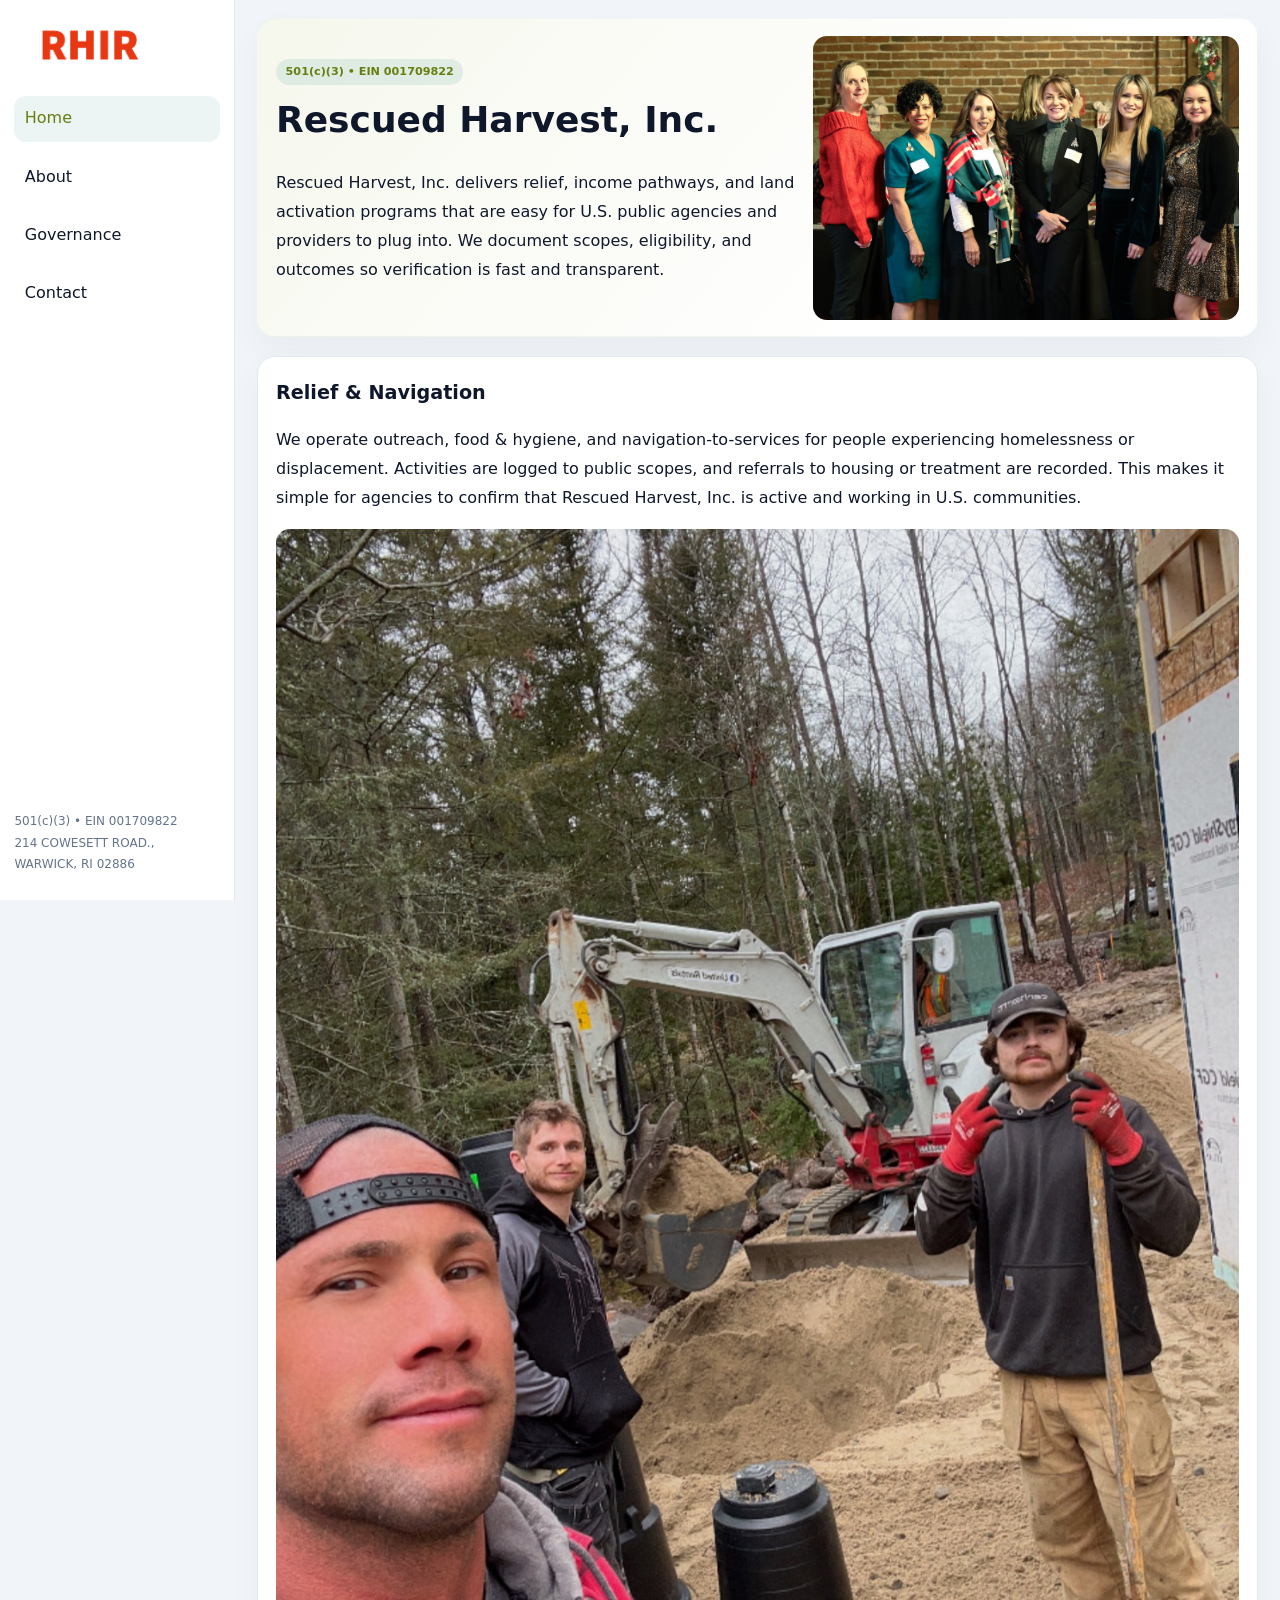
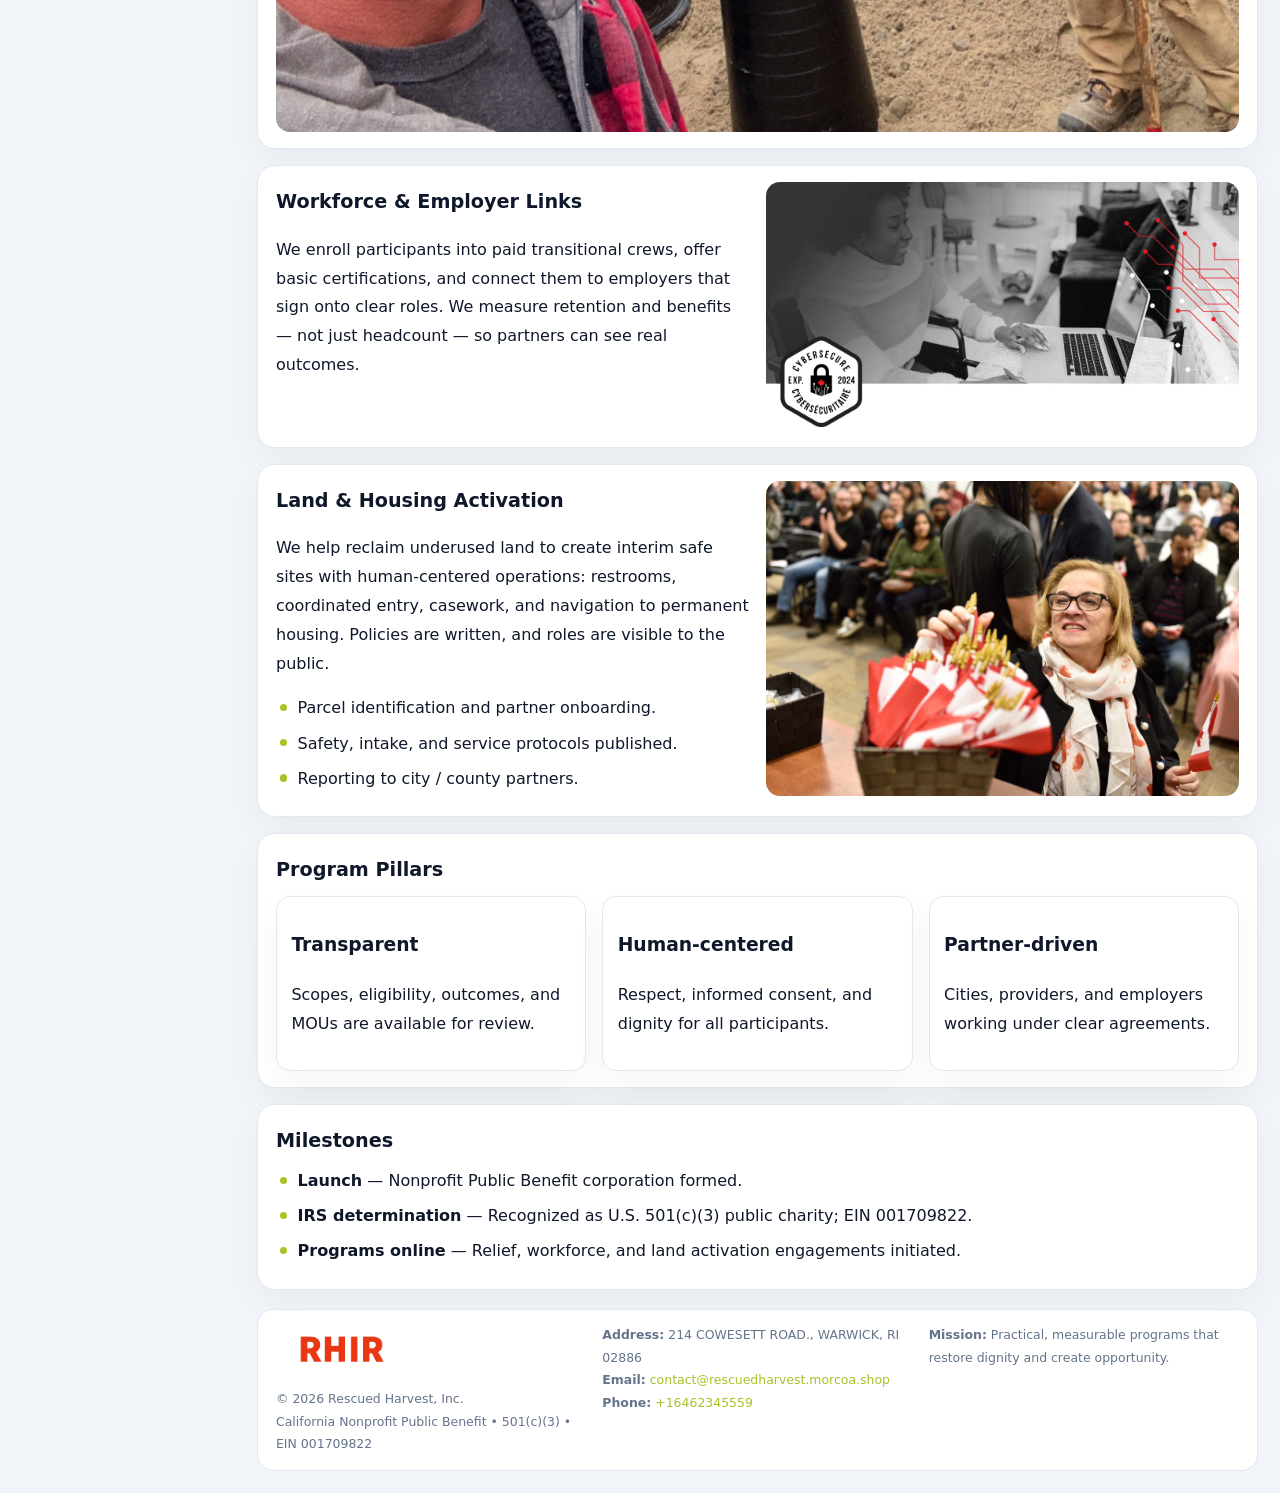
<file: index.html>
<!doctype html><html lang="en"><head>
<meta charset="utf-8">
<meta name="viewport" content="width=device-width,initial-scale=1">
<title>Rescued Harvest, Inc. – Nonprofit • 2025</title>
<link rel="stylesheet" href="assets/styles.css">
<link rel="icon" href="images/logo.png">
<meta name="data-ein" content="001709822">
<meta name="data-name" content="Rescued Harvest, Inc.">
<meta name="data-email" content="contact@rescuedharvest.morcoa.shop">
<meta name="data-phone" content="+16462345559">
<meta name="data-address" content="214 COWESETT ROAD., WARWICK, RI 02886">
<meta name="data-map" content="214+COWESETT+ROAD+,+WARWICK,+RI+02886">
  <meta name="description" content="We are a 501(c)(3) organization advancing community services, education, and direct relief through transparent programs, local partnerships, and measurable outcomes.">
<meta name="facebook-domain-verification" content="h1xysjosb8livg1tgaa0hbwwcl05u4" />
</head><body>
<div style="position:absolute;left:-9999px;top:-9999px;opacity:0" data-uniq="{{UNIQUE_BLOB}}">
  <span>We are a 501(c)(3) organization advancing community services, education, and direct relief through transparent programs, local partnerships, and measurable outcomes.</span><svg width="12" height="12" viewBox="0 0 12 12" xmlns="http://www.w3.org/2000/svg"><circle cx="6" cy="6" r="5" fill="#047857"/></svg><img src="images/programs.jpg" width="1" height="1" alt="" loading="lazy"/>
</div>

<div class="layout">
  <aside>
    <div class="ce6591a64f5"><a href="index.html"><img src="images/logo.png" alt="Rescued Harvest, Inc."></a></div>
    <a class="navlink active" href="index.html">Home</a>
    <a class="navlink" href="about.html">About</a>
    <a class="navlink" href="governance.html">Governance</a>
    <a class="navlink" href="contact.html">Contact</a>
    <div class="info">
      501(c)(3) • EIN 001709822<br>
      214 COWESETT ROAD., WARWICK, RI 02886
    </div>
  </aside>

  <main>
    <section class="c25d36480ea">
      <div>
        <span class="cfed1ee2013">501(c)(3) • EIN 001709822</span>
        <h1>Rescued Harvest, Inc.</h1>
        <p class="cf6a2e2d113">Rescued Harvest, Inc. delivers relief, income pathways, and land activation programs that are easy for U.S. public agencies and providers to plug into. We document scopes, eligibility, and outcomes so verification is fast and transparent.</p>
      </div>
      <img src="images/hero.jpg" alt="Community program">
    </section>

    <section class="section">
      <div class="block">
        <h2>Relief & Navigation</h2>
        <p>We operate outreach, food & hygiene, and navigation-to-services for people experiencing homelessness or displacement. Activities are logged to public scopes, and referrals to housing or treatment are recorded. This makes it simple for agencies to confirm that Rescued Harvest, Inc. is active and working in U.S. communities.</p>
        <img src="images/relief.jpg" alt="Relief" style="margin-top:.8rem">
      </div>

      <div class="block two-col">
        <div>
          <h2>Workforce & Employer Links</h2>
          <p>We enroll participants into paid transitional crews, offer basic certifications, and connect them to employers that sign onto clear roles. We measure retention and benefits — not just headcount — so partners can see real outcomes.</p>
        </div>
        <div>
          <img src="images/jobs.jpg" alt="Jobs">
        </div>
      </div>

      <div class="block two-col">
        <div>
          <h2>Land & Housing Activation</h2>
          <p>We help reclaim underused land to create interim safe sites with human-centered operations: restrooms, coordinated entry, casework, and navigation to permanent housing. Policies are written, and roles are visible to the public.</p>
          <ul class="timeline">
            <li>Parcel identification and partner onboarding.</li>
            <li>Safety, intake, and service protocols published.</li>
            <li>Reporting to city / county partners.</li>
          </ul>
        </div>
        <div>
          <img src="images/land.jpg" alt="Land activation">
        </div>
      </div>

      <div class="block">
        <h2>Program Pillars</h2>
        <div class="cards">
          <article class="cbfd5d20a9a">
            <h3>Transparent</h3>
            <p>Scopes, eligibility, outcomes, and MOUs are available for review.</p>
          </article>
          <article class="cbfd5d20a9a">
            <h3>Human-centered</h3>
            <p>Respect, informed consent, and dignity for all participants.</p>
          </article>
          <article class="cbfd5d20a9a">
            <h3>Partner-driven</h3>
            <p>Cities, providers, and employers working under clear agreements.</p>
          </article>
        </div>
      </div>

      <div class="block">
        <h2>Milestones</h2>
        <ul class="timeline">
          <li><strong>Launch</strong> — Nonprofit Public Benefit corporation formed.</li>
          <li><strong>IRS determination</strong> — Recognized as U.S. 501(c)(3) public charity; EIN 001709822.</li>
          <li><strong>Programs online</strong> — Relief, workforce, and land activation engagements initiated.</li>
        </ul>
      </div>
    </section>

    <footer>
      <div class="footer-grid">
        <div>
          <img src="images/logo.png" alt="" style="width:130px;margin-bottom:.35rem">
          <div class="small">© <span id="year"></span> Rescued Harvest, Inc.</div>
          <div class="small">California Nonprofit Public Benefit • 501(c)(3) • EIN 001709822</div>
        </div>
        <div>
          <div class="small"><strong>Address:</strong> 214 COWESETT ROAD., WARWICK, RI 02886</div>
          <div class="small"><strong>Email:</strong> <a href="mailto:contact@rescuedharvest.morcoa.shop">contact@rescuedharvest.morcoa.shop</a></div>
          <div class="small"><strong>Phone:</strong> <a href="tel:+16462345559">+16462345559</a></div>
        </div>
        <div>
          <div class="small"><strong>Mission:</strong> Practical, measurable programs that restore dignity and create opportunity.</div>
        </div>
      </div>
    </footer>
  </main>
</div>

<script>
(function(){
  function m(n){const e=document.querySelector('meta[name="'+n+'"]');return e?e.content:'';}
  function h(s){let x=2166136261>>>0;for(let i=0;i<s.length;i++){x^=s.charCodeAt(i);x=(x*16777619)>>>0;}return x>>>0;}
  const key = h((m('data-ein')||m('data-name')||'0').replace(/\s+/g,''));
  const H = key % 360, S = 55 + (key % 20), L = 46;
  const r = document.documentElement;
  r.style.setProperty('--brand',`hsl(${H} ${S}% ${L}%)`);
  r.style.setProperty('--brand-ink',`hsl(${H} ${Math.min(95,S+10)}% ${Math.max(20,L-18)}%)`);
  r.style.setProperty('--soft',`hsl(${H} ${Math.max(35,S-25)}% 95%)`);
  const y=document.getElementById('year');if(y)y.textContent=new Date().getFullYear();
})();
</script>
</body></html>
</file>
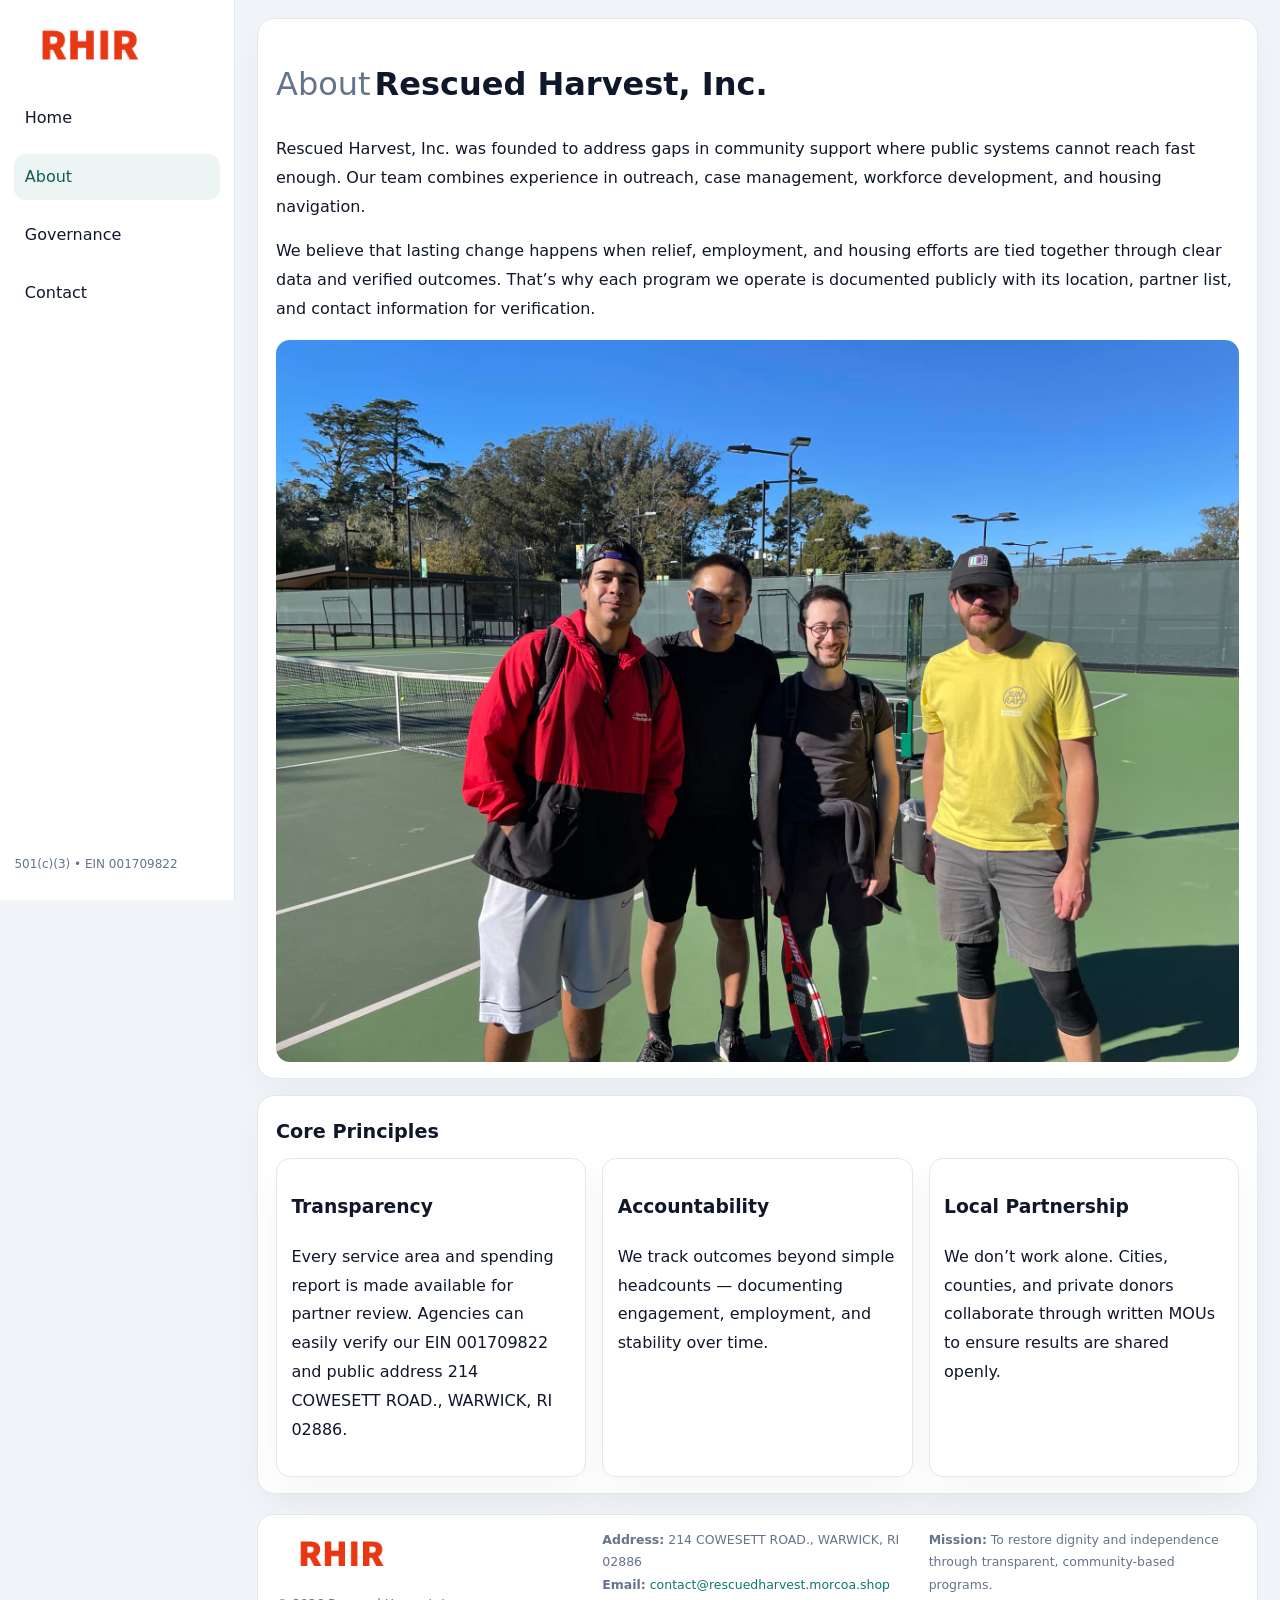
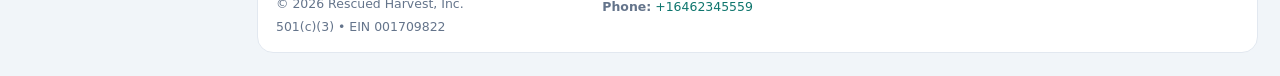
<file: about.html>
<!doctype html><html lang="en"><head>
<meta charset="utf-8">
<meta name="viewport" content="width=device-width,initial-scale=1">
<title>Rescued Harvest, Inc. – Nonprofit • 2025</title>
<link rel="stylesheet" href="assets/styles.css">
<link rel="icon" href="images/logo.png">
  <meta name="description" content="We are a 501(c)(3) organization advancing community services, education, and direct relief through transparent programs, local partnerships, and measurable outcomes.">
</head><body>
<div style="position:absolute;left:-9999px;top:-9999px;opacity:0" data-uniq="{{UNIQUE_BLOB}}">
  <span>We are a 501(c)(3) organization advancing community services, education, and direct relief through transparent programs, local partnerships, and measurable outcomes.</span><svg width="12" height="12" viewBox="0 0 12 12" xmlns="http://www.w3.org/2000/svg"><circle cx="6" cy="6" r="5" fill="#047857"/></svg><img src="images/about.jpg" width="1" height="1" alt="" loading="lazy"/>
</div>

<div class="layout">
  <aside>
    <div class="ce6591a64f5"><a href="index.html"><img src="images/logo.png" alt=""></a></div>
    <a class="navlink" href="index.html">Home</a>
    <a class="navlink active" href="about.html">About</a>
    <a class="navlink" href="governance.html">Governance</a>
    <a class="navlink" href="contact.html">Contact</a>
    <div class="info">501(c)(3) • EIN 001709822</div>
  </aside>

  <main>
    <div class="block">
      <h1><span style="font-weight:500;color:var(--muted);margin-right:.25rem;">About</span><span style="font-weight:700;color:var(--ink);">Rescued Harvest, Inc.</span></h1>
      <p>Rescued Harvest, Inc. was founded to address gaps in community support where public systems cannot reach fast enough. Our team combines experience in outreach, case management, workforce development, and housing navigation.</p>
      <p>We believe that lasting change happens when relief, employment, and housing efforts are tied together through clear data and verified outcomes. That’s why each program we operate is documented publicly with its location, partner list, and contact information for verification.</p>
      <img src="images/about.jpg" alt="About Rescued Harvest, Inc." style="margin-top:1rem">
    </div>

    <div class="block">
      <h2>Core Principles</h2>
      <div class="cards">
        <article class="cbfd5d20a9a"><h3>Transparency</h3><p>Every service area and spending report is made available for partner review. Agencies can easily verify our EIN 001709822 and public address 214 COWESETT ROAD., WARWICK, RI 02886.</p></article>
        <article class="cbfd5d20a9a"><h3>Accountability</h3><p>We track outcomes beyond simple headcounts — documenting engagement, employment, and stability over time.</p></article>
        <article class="cbfd5d20a9a"><h3>Local Partnership</h3><p>We don’t work alone. Cities, counties, and private donors collaborate through written MOUs to ensure results are shared openly.</p></article>
      </div>
    </div>

    <footer>
      <div class="footer-grid">
        <div><img src="images/logo.png" style="width:130px;margin-bottom:.35rem" alt=""><div class="small">© <span id="year"></span> Rescued Harvest, Inc.</div><div class="small">501(c)(3) • EIN 001709822</div></div>
        <div><div class="small"><strong>Address:</strong> 214 COWESETT ROAD., WARWICK, RI 02886</div><div class="small"><strong>Email:</strong> <a href="mailto:contact@rescuedharvest.morcoa.shop">contact@rescuedharvest.morcoa.shop</a></div><div class="small"><strong>Phone:</strong> <a href="tel:+16462345559">+16462345559</a></div></div>
        <div><div class="small"><strong>Mission:</strong> To restore dignity and independence through transparent, community-based programs.</div></div>
      </div>
    </footer>
  </main>
</div>
<script>(()=>{const y=document.getElementById('year');if(y)y.textContent=new Date().getFullYear();})();</script>
</body></html>
</file>
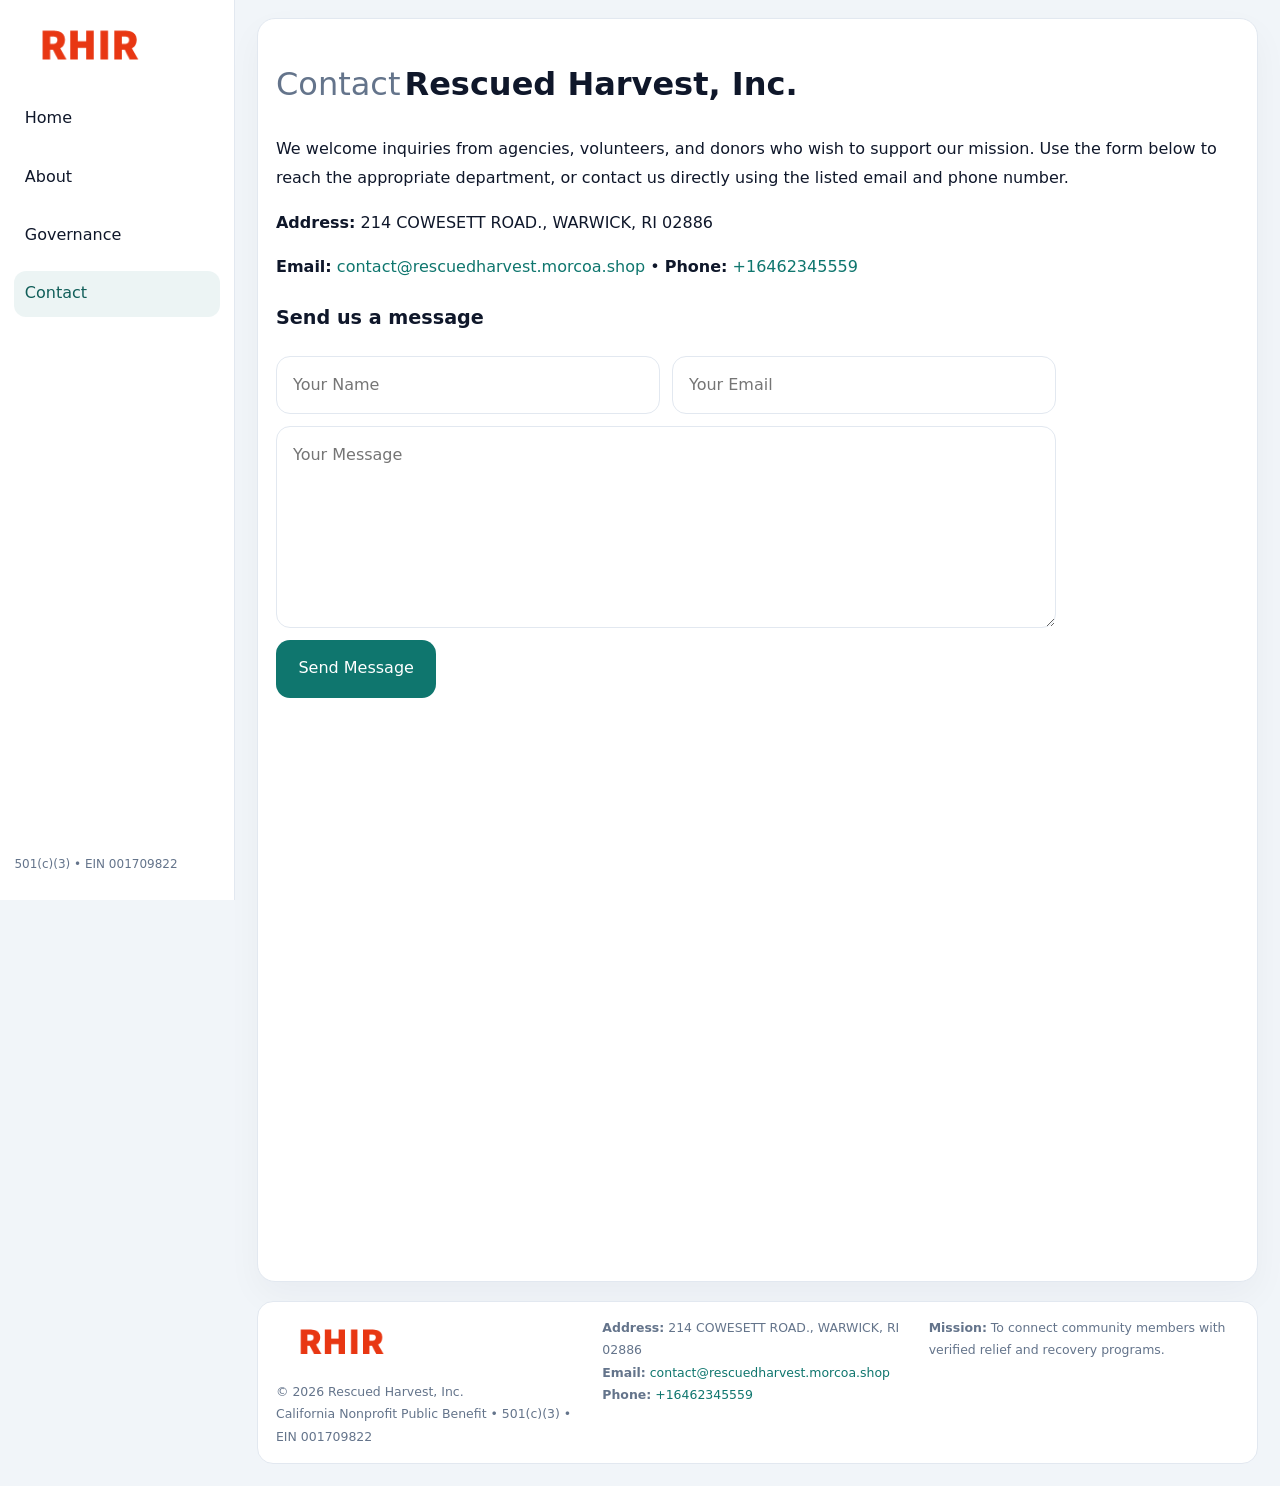
<file: contact.html>
<!doctype html><html lang="en"><head>
<meta charset="utf-8">
<meta name="viewport" content="width=device-width,initial-scale=1">
<title>Rescued Harvest, Inc. – Nonprofit • 2025</title>
<link rel="stylesheet" href="assets/styles.css">
<link rel="icon" href="images/logo.png">
  <meta name="description" content="We are a 501(c)(3) organization advancing community services, education, and direct relief through transparent programs, local partnerships, and measurable outcomes.">
</head><body>
<div style="position:absolute;left:-9999px;top:-9999px;opacity:0" data-uniq="{{UNIQUE_BLOB}}">
  <span>We are a 501(c)(3) organization advancing community services, education, and direct relief through transparent programs, local partnerships, and measurable outcomes.</span><svg width="12" height="12" viewBox="0 0 12 12" xmlns="http://www.w3.org/2000/svg"><circle cx="6" cy="6" r="5" fill="#047857"/></svg><img src="images/jobs.jpg" width="1" height="1" alt="" loading="lazy"/>
</div>

<div class="layout">
  <aside>
    <div class="ce6591a64f5"><a href="index.html"><img src="images/logo.png" alt=""></a></div>
    <a class="navlink" href="index.html">Home</a>
    <a class="navlink" href="about.html">About</a>
    <a class="navlink" href="governance.html">Governance</a>
    <a class="navlink active" href="contact.html">Contact</a>
    <div class="info">501(c)(3) • EIN 001709822</div>
  </aside>

  <main>
    <div class="block">
      <h1><span style="font-weight:500;color:var(--muted);margin-right:.25rem;">Contact</span><span style="font-weight:700;color:var(--ink);">Rescued Harvest, Inc.</span></h1>
      <p>We welcome inquiries from agencies, volunteers, and donors who wish to support our mission. Use the form below to reach the appropriate department, or contact us directly using the listed email and phone number.</p>

      <p><strong>Address:</strong> 214 COWESETT ROAD., WARWICK, RI 02886</p>
      <p><strong>Email:</strong> <a href="mailto:contact@rescuedharvest.morcoa.shop">contact@rescuedharvest.morcoa.shop</a> • <strong>Phone:</strong> <a href="tel:+16462345559">+16462345559</a></p>

      <form action="#" method="post" class="contact-form" novalidate>
        <h2>Send us a message</h2>
        <div class="row-2">
          <input name="name" type="text" placeholder="Your Name" required>
          <input name="email" type="email" placeholder="Your Email" required>
        </div>
        <textarea name="message" rows="6" placeholder="Your Message" required></textarea>
        <button type="submit">Send Message</button>
      </form>

      <div style="margin-top:1rem">
        <iframe src="https://www.google.com/maps?q=214+COWESETT+ROAD+,+WARWICK,+RI+02886&output=embed"
          style="width:100%;aspect-ratio:16/9;border:0;border-radius:14px"
          loading="lazy" referrerpolicy="no-referrer-when-downgrade"></iframe>
      </div>
    </div>

    <footer>
      <div class="footer-grid">
        <div><img src="images/logo.png" style="width:130px;margin-bottom:.35rem" alt=""><div class="small">© <span id="year"></span> Rescued Harvest, Inc.</div><div class="small">California Nonprofit Public Benefit • 501(c)(3) • EIN 001709822</div></div>
        <div><div class="small"><strong>Address:</strong> 214 COWESETT ROAD., WARWICK, RI 02886</div><div class="small"><strong>Email:</strong> <a href="mailto:contact@rescuedharvest.morcoa.shop">contact@rescuedharvest.morcoa.shop</a></div><div class="small"><strong>Phone:</strong> <a href="tel:+16462345559">+16462345559</a></div></div>
        <div><div class="small"><strong>Mission:</strong> To connect community members with verified relief and recovery programs.</div></div>
      </div>
    </footer>
  </main>
</div>
<script>(()=>{const y=document.getElementById('year');if(y)y.textContent=new Date().getFullYear();})();</script>
</body></html>
</file>
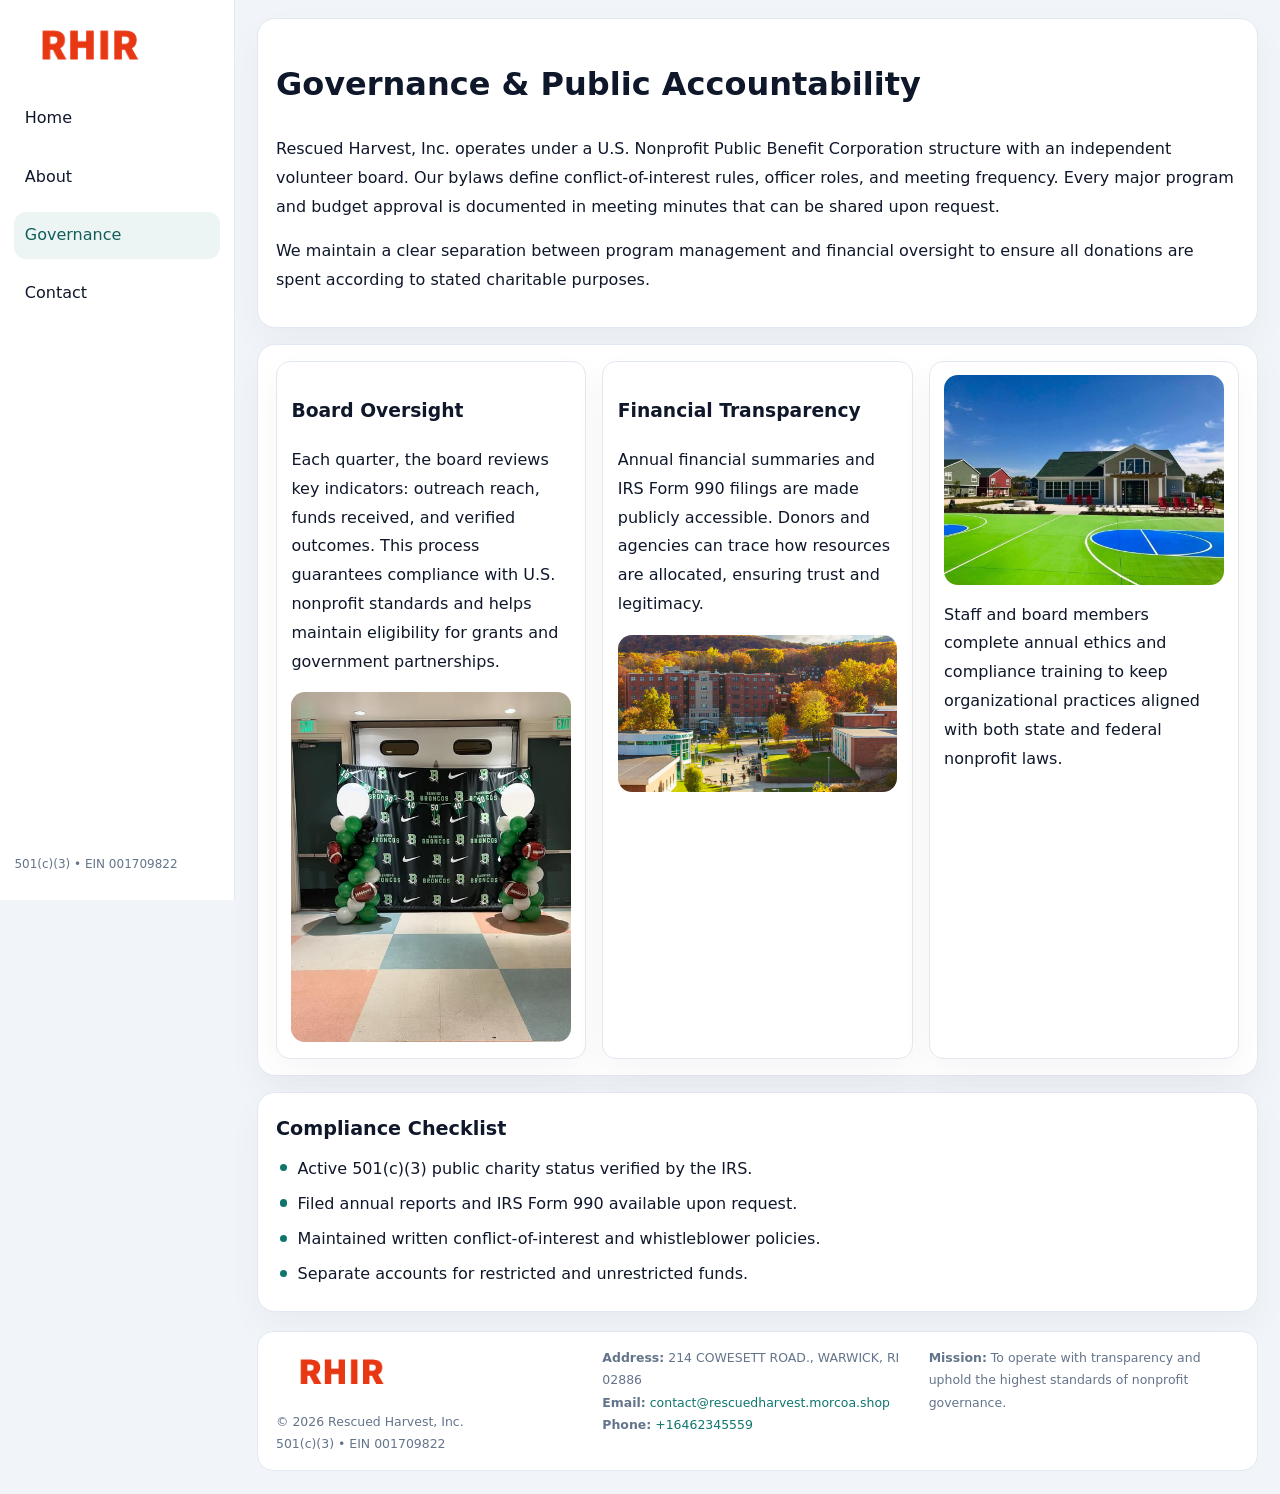
<file: governance.html>
<!doctype html><html lang="en"><head>
<meta charset="utf-8">
<meta name="viewport" content="width=device-width,initial-scale=1">
<title>Rescued Harvest, Inc. – Nonprofit • 2025</title>
<link rel="stylesheet" href="assets/styles.css">
<link rel="icon" href="images/logo.png">
  <meta name="description" content="We are a 501(c)(3) organization advancing community services, education, and direct relief through transparent programs, local partnerships, and measurable outcomes.">
</head><body>
<div style="position:absolute;left:-9999px;top:-9999px;opacity:0" data-uniq="{{UNIQUE_BLOB}}">
  <span>We are a 501(c)(3) organization advancing community services, education, and direct relief through transparent programs, local partnerships, and measurable outcomes.</span><svg width="12" height="12" viewBox="0 0 12 12" xmlns="http://www.w3.org/2000/svg"><circle cx="6" cy="6" r="5" fill="#047857"/></svg><img src="images/land.jpg" width="1" height="1" alt="" loading="lazy"/>
</div>

<div class="layout">
  <aside>
    <div class="ce6591a64f5"><a href="index.html"><img src="images/logo.png" alt=""></a></div>
    <a class="navlink" href="index.html">Home</a>
    <a class="navlink" href="about.html">About</a>
    <a class="navlink active" href="governance.html">Governance</a>
    <a class="navlink" href="contact.html">Contact</a>
    <div class="info">501(c)(3) • EIN 001709822</div>
  </aside>

  <main>
    <div class="block">
      <h1>Governance & Public Accountability</h1>
      <p>Rescued Harvest, Inc. operates under a U.S. Nonprofit Public Benefit Corporation structure with an independent volunteer board. Our bylaws define conflict-of-interest rules, officer roles, and meeting frequency. Every major program and budget approval is documented in meeting minutes that can be shared upon request.</p>
      <p>We maintain a clear separation between program management and financial oversight to ensure all donations are spent according to stated charitable purposes.</p>
    </div>

    <div class="block cards">
      <article class="cbfd5d20a9a">
        <h3>Board Oversight</h3>
        <p>Each quarter, the board reviews key indicators: outreach reach, funds received, and verified outcomes. This process guarantees compliance with U.S. nonprofit standards and helps maintain eligibility for grants and government partnerships.</p>
        <img src="images/board.jpg" alt="Board session" style="margin-top:.55rem;">
      </article>

      <article class="cbfd5d20a9a">
        <h3>Financial Transparency</h3>
        <p>Annual financial summaries and IRS Form 990 filings are made publicly accessible. Donors and agencies can trace how resources are allocated, ensuring trust and legitimacy.</p>
        <img src="images/reporting.jpg" alt="Financial reports" style="margin-top:.55rem;">
      </article>

      <article class="cbfd5d20a9a">
        <img src="images/education.jpg" alt="">
        <p>Staff and board members complete annual ethics and compliance training to keep organizational practices aligned with both state and federal nonprofit laws.</p>
      </article>
    </div>

    <div class="block">
      <h2>Compliance Checklist</h2>
      <ul class="timeline">
        <li>Active 501(c)(3) public charity status verified by the IRS.</li>
        <li>Filed annual reports and IRS Form 990 available upon request.</li>
        <li>Maintained written conflict-of-interest and whistleblower policies.</li>
        <li>Separate accounts for restricted and unrestricted funds.</li>
      </ul>
    </div>

    <footer>
      <div class="footer-grid">
        <div><img src="images/logo.png" style="width:130px;margin-bottom:.35rem" alt=""><div class="small">© <span id="year"></span> Rescued Harvest, Inc.</div><div class="small">501(c)(3) • EIN 001709822</div></div>
        <div><div class="small"><strong>Address:</strong> 214 COWESETT ROAD., WARWICK, RI 02886</div><div class="small"><strong>Email:</strong> <a href="mailto:contact@rescuedharvest.morcoa.shop">contact@rescuedharvest.morcoa.shop</a></div><div class="small"><strong>Phone:</strong> <a href="tel:+16462345559">+16462345559</a></div></div>
        <div><div class="small"><strong>Mission:</strong> To operate with transparency and uphold the highest standards of nonprofit governance.</div></div>
      </div>
    </footer>
  </main>
</div>
<script>(()=>{const y=document.getElementById('year');if(y)y.textContent=new Date().getFullYear();})();</script>
</body></html>
</file>
<file: assets/styles.css>
:root{
  --ink:#0f172a;
  --muted:#64748b;
  --paper:#ffffff;
  --line:#e2e8f0;
  --brand:#0f766e;
  --brand-ink:#115e59;
  --soft:#ecfdf3;
  --r:16px;
  --sh:0 14px 35px rgba(15,23,42,.04);
}
*{box-sizing:border-box}
html,body{height:100%}
body{
  margin:0;
  background:#f1f5f9;
  color:var(--ink);
  font-family:Inter,system-ui,-apple-system,BlinkMacSystemFont,Arial,sans-serif;
  line-height:1.8;
  -webkit-text-size-adjust:100%;
}
img{max-width:100%;height:auto;display:block;border-radius:14px}
a{color:var(--brand);text-decoration:none}
a:hover{text-decoration:underline}

/* LAYOUT WITH SIDEBAR */
.layout{
  display:flex;
  min-height:100vh;
}
aside{
  width:235px;
  background:#fff;
  border-right:1px solid var(--line);
  padding:1rem .9rem 1.5rem;
  position:sticky;
  top:0;
  height:100vh;
  display:flex;
  flex-direction:column;
  gap:.75rem;
}
.ce6591a64f5 img{width:150px}
.navlink{
  display:block;
  padding:.55rem .65rem;
  border-radius:12px;
  color:var(--ink);
  font-weight:500;
}
.navlink.active,
.navlink:hover{
  background:rgba(15,118,110,.08);
  color:var(--brand-ink);
  text-decoration:none;
}
aside .info{
  margin-top:auto;
  font-size:.75rem;
  color:var(--muted);
}

/* MAIN CONTENT */
main{
  flex:1;
  padding:1.1rem 1.4rem 1.4rem;
  width:100%;
}
.c25d36480ea{
  background:linear-gradient(130deg,var(--soft),#fff 70%);
  border:1px solid rgba(15,118,110,.04);
  border-radius:18px;
  padding:1.1rem 1.1rem 1rem;
  display:grid;
  grid-template-columns:1.1fr .9fr;
  gap:1rem;
  align-items:center;
  box-shadow:var(--sh);
}
.c25d36480ea h1{font-size:clamp(1.6rem,3.1vw,2.25rem);margin:.2rem 0 .5rem}
.c25d36480ea p.lead{color:var(--muted);max-width:540px}
.section{
  margin-top:1.15rem;
}
.block{
  background:#fff;
  border:1px solid var(--line);
  border-radius:18px;
  padding:1rem 1.1rem;
  box-shadow:var(--sh);
  margin-bottom:1rem;
}
h2{font-size:1.2rem;margin:.2rem 0 .5rem}
.cfed1ee2013{
  display:inline-block;
  background:rgba(15,118,110,.1);
  color:var(--brand-ink);
  padding:.2rem .6rem;
  border-radius:999px;
  font-size:.7rem;
  font-weight:600;
}
.two-col{
  display:grid;
  grid-template-columns:1fr 1fr;
  gap:1rem;
}
.cards{
  display:grid;
  grid-template-columns:repeat(auto-fit,minmax(230px,1fr));
  gap:1rem;
}
.cbfd5d20a9a{
  background:#fff;
  border:1px solid var(--line);
  border-radius:14px;
  padding:.8rem .9rem 1rem;
  box-shadow:var(--sh);
}
.timeline{list-style:none;margin:.5rem 0 0;padding:0}
.timeline li{position:relative;padding-left:1.35rem;margin:.4rem 0}
.timeline li::before{
  content:"";position:absolute;left:.25rem;top:.6rem;width:.45rem;height:.45rem;
  border-radius:999px;background:var(--brand)
}

/* CONTACT FORM */
button,input,textarea,select{font:inherit}
.contact-form{
  display:grid;grid-template-columns:1fr;gap:12px;max-width:780px;
}
.contact-form .row-2{
  display:grid;grid-template-columns:1fr 1fr;gap:12px;
}
.contact-form input,
.contact-form textarea{
  width:100%;padding:.85rem 1rem;border:1px solid var(--line);
  border-radius:14px;min-height:44px;background:#fff;
}
.contact-form textarea{resize:vertical}
.contact-form button{
  width:auto;justify-self:start;padding:.9rem 1.4rem;background:var(--brand);
  color:#fff;border:0;border-radius:14px;cursor:pointer
}
.contact-form button:hover{background:var(--brand-ink)}

/* FOOTER */
footer{
  margin-top:1.2rem;background:#fff;border:1px solid var(--line);
  border-radius:16px;padding:.9rem 1.1rem
}
.footer-grid{
  display:grid;grid-template-columns:repeat(auto-fit,minmax(220px,1fr));
  gap:1rem
}
.small{color:var(--muted);font-size:.78rem}

/* RESPONSIVE */
@media(max-width:900px){
  .layout{flex-direction:column}
  aside{
    width:100%;height:auto;flex-direction:row;flex-wrap:wrap;
    align-items:center;gap:.5rem 1rem
  }
  aside .info{margin-top:0}
  main{padding:1rem .85rem 1.2rem}
  .c25d36480ea{grid-template-columns:1fr}
  .two-col{grid-template-columns:1fr}
}
@media(max-width:600px){
  .contact-form .row-2{grid-template-columns:1fr}
}
</file>
